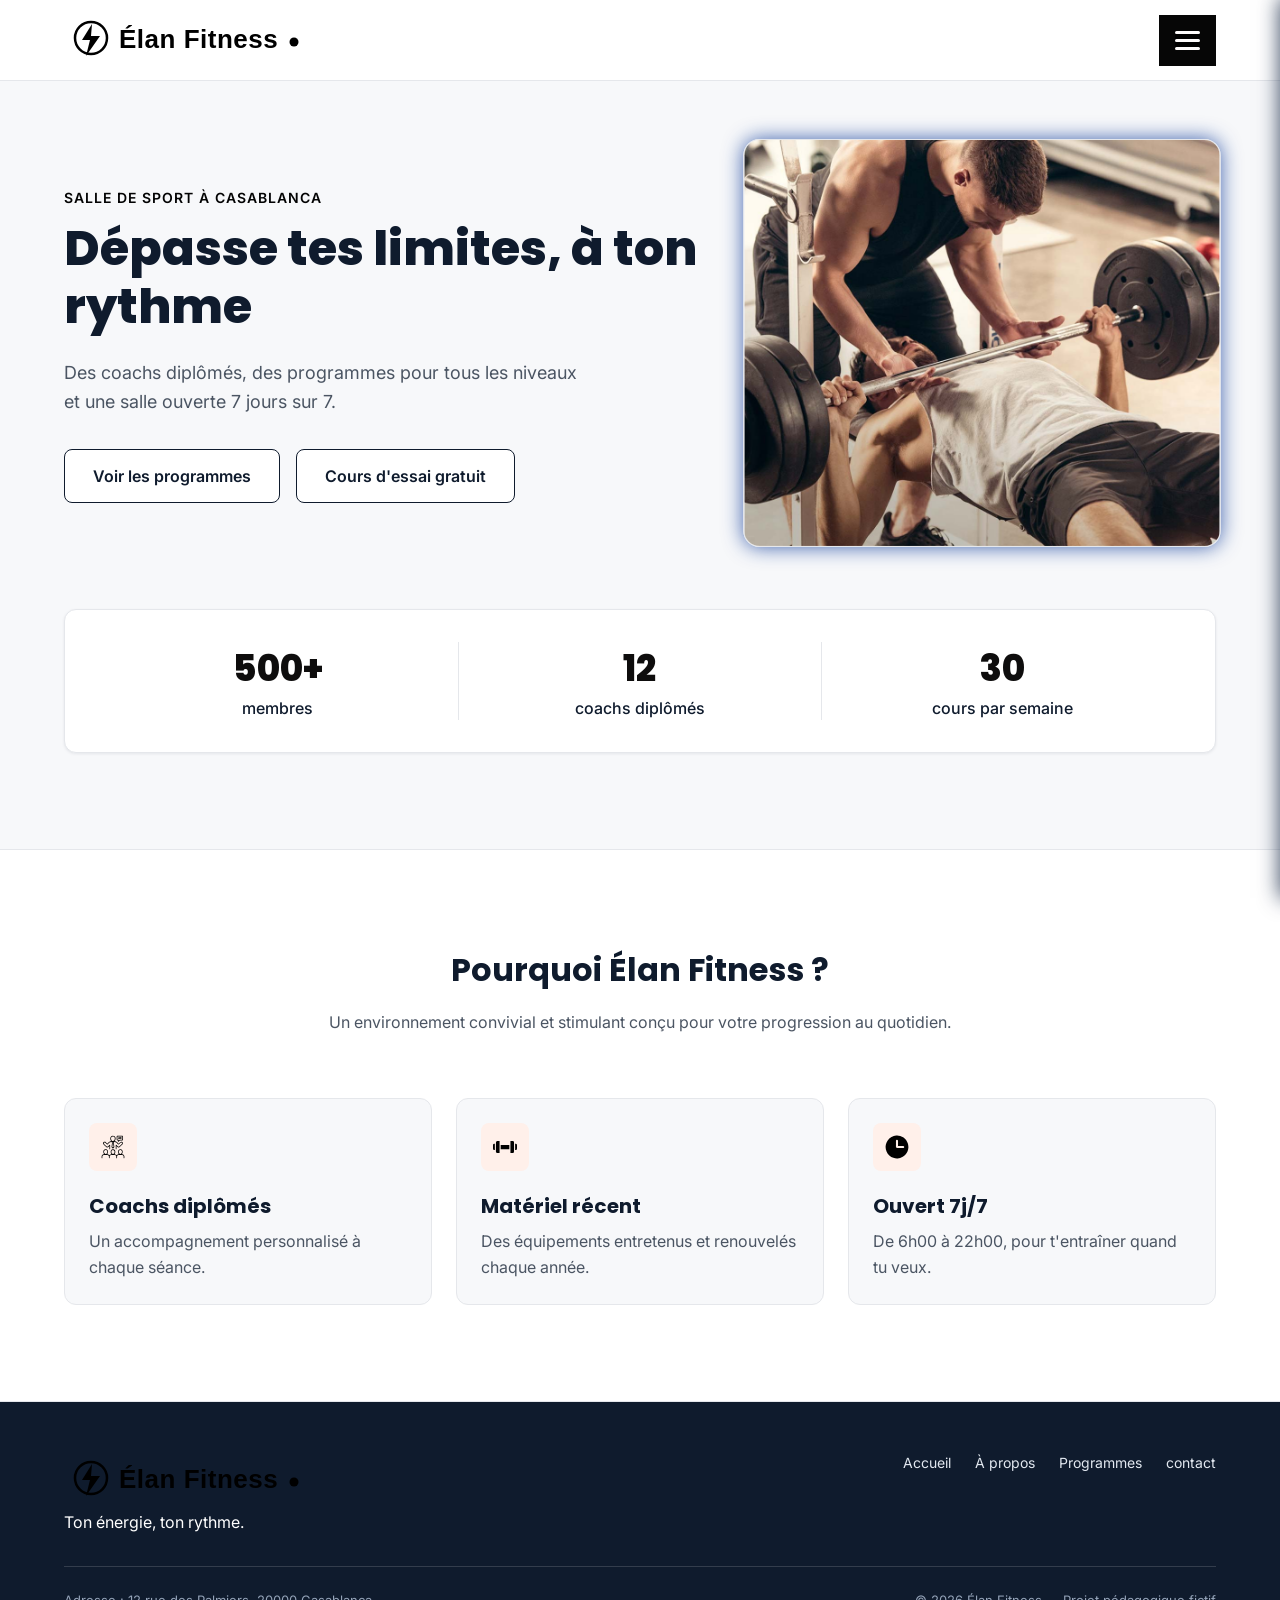
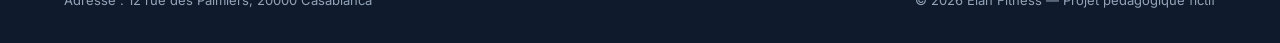
<file: index.html>
<!DOCTYPE html>
<html lang="fr">
<head>
  <meta charset="UTF-8">
  <meta name="viewport" content="width=device-width, initial-scale=1.0">
  <meta name="description" content="Élan Fitness, salle de sport à Casablanca : musculation, yoga, cardio et boxe fitness avec des coachs diplômés. Réservez votre cours d'essai gratuit.">
  <title>Élan Fitness | Salle de sport à Casablanca</title>
  <link rel="icon" href="img/logo.svg">

  <link rel="preconnect" href="https://fonts.googleapis.com">
  <link rel="preconnect" href="https://fonts.gstatic.com" crossorigin>
  <link href="https://fonts.googleapis.com/css2?family=Inter:wght@400;500;600&family=Poppins:wght@600;700;800&display=swap" rel="stylesheet">

  <link rel="stylesheet" href="style.css">
</head>

<body>


  <header class="en-tete">
    <div class="conteneur en-tete-contenu">
      <a target = "#accueil" href ="index.html" class="logo-link">
      <img src="img/logo.svg">
      
      

          <nav  class="navbar">
  

   <ul class="nav-menu">
    <li><a target="_blank" href="index.html">Accueil</a></li>
    <li><a target="_blank" href="propos.html">À propos</a></li>
    <li><a target="_blank" href="programmes.html">Programme</a></li>
    <li><a target="_blank" href="contact.html">Contact</a></li>
  </ul>

  <div class="hamburger">
    <span class="bar"></span>
    <span class="bar"></span>
    <span class="bar"></span>
  </div>
</nav>
     
    </div>
  </header>

  <main>

    <section id="accueil" class="hero">
      <div class="conteneur">

        <div class="hero-contenu">
          <div class="hero-texte">
            <p class="sur-titre">Salle de sport à Casablanca</p>
            <h1>Dépasse tes limites, à ton rythme</h1>
            <p class="hero-description">
              Des coachs diplômés, des programmes pour tous les niveaux et une salle ouverte 7 jours sur 7.
            </p>
            <div class="boutons">
              <a target = "#programmes" href ="programmes.html" class="bouton bouton-principal">Voir les programmes</a>
              <a target = "#contact" href ="contact.html" class="bouton bouton-secondaire">Cours d'essai gratuit</a>
            </div>
          </div>

          <img class="hero-image" src="img/hero.jpg" alt="Des personnes s'entraînent dans une salle de sport lumineuse à Casablanca">
        </div>

        <div class="chiffres">
          <div class="chiffre">
            <p class="chiffre-nombre">500+</p>
            <p>membres</p>
          </div>
          <div class="chiffre">
            <p class="chiffre-nombre">12</p>
            <p>coachs diplômés</p>
          </div>
          <div class="chiffre">
            <p class="chiffre-nombre">30</p>
            <p>cours par semaine</p>
          </div>
        </div>

      </div>
    </section>

    <section class="section section-blanche">
      <div class="conteneur">

        <div class="section-titre">
          <h2>Pourquoi Élan Fitness ?</h2>
          <p>Un environnement convivial et stimulant conçu pour votre progression au quotidien.</p>
        </div>

        <div class="cartes">
          <article class="carte carte-avantage">
            <div class="icone"><img src="img/icone-coach.svg" alt=""></div>
            <h3>Coachs diplômés</h3>
            <p>Un accompagnement personnalisé à chaque séance.</p>
          </article>

          <article class="carte carte-avantage">
            <div class="icone"><img src="img/icone-materiel.svg" alt=""></div>
            <h3>Matériel récent</h3>
            <p>Des équipements entretenus et renouvelés chaque année.</p>
          </article>

          <article class="carte carte-avantage">
            <div class="icone"><img src="img/icone-horloge.svg" alt=""></div>
            <h3>Ouvert 7j/7</h3>
            <p>De 6h00 à 22h00, pour t'entraîner quand tu veux.</p>
          </article>
        </div>

      </div>
    </section>

  </main>

  <footer class="pied-de-page">
    <div class="conteneur">

      <div class="pied-haut">
        <div>
      
      <p target = "#accueil" href ="index.html" class="logo-link">
      <img src="img/logo.svg" alt="Élan Fitness"class="logo-footer"
          class="slogan">Ton énergie, ton rythme.</p>
        </div>

        <nav aria-label="Navigation du pied de page">
          <ul class="menu menu-pied">
          <li><a target = "#accueil" href ="index.html" >Accueil</a></li>
          <li><a target = "#a-propos" href ="propos.html" >À propos</a></li>
          <li><a target = "#programmes" href ="programmes.html" >Programmes</a></li>
          <li><a target = "#contact" href ="contact.html" >contact</a></li>
          </ul>
        </nav>
      </div>

      <div class="pied-bas">
        <p>Adresse : 12 rue des Palmiers, 20000 Casablanca</p>
        <p>&copy; 2026 Élan Fitness — Projet pédagogique fictif</p>
      </div>

    </div>
  </footer>
  <script>
const hamburger = document.querySelector(".hamburger");
const navMenu = document.querySelector(".nav-menu");

hamburger.addEventListener("click", () => {
  hamburger.classList.toggle("active");
  navMenu.classList.toggle("active");
});

document.querySelectorAll(".nav-menu a").forEach(link => {
  link.addEventListener("click", () => {
    hamburger.classList.remove("active");
    navMenu.classList.remove("active");
  });
});
</script>
</body>
</html>
</file>
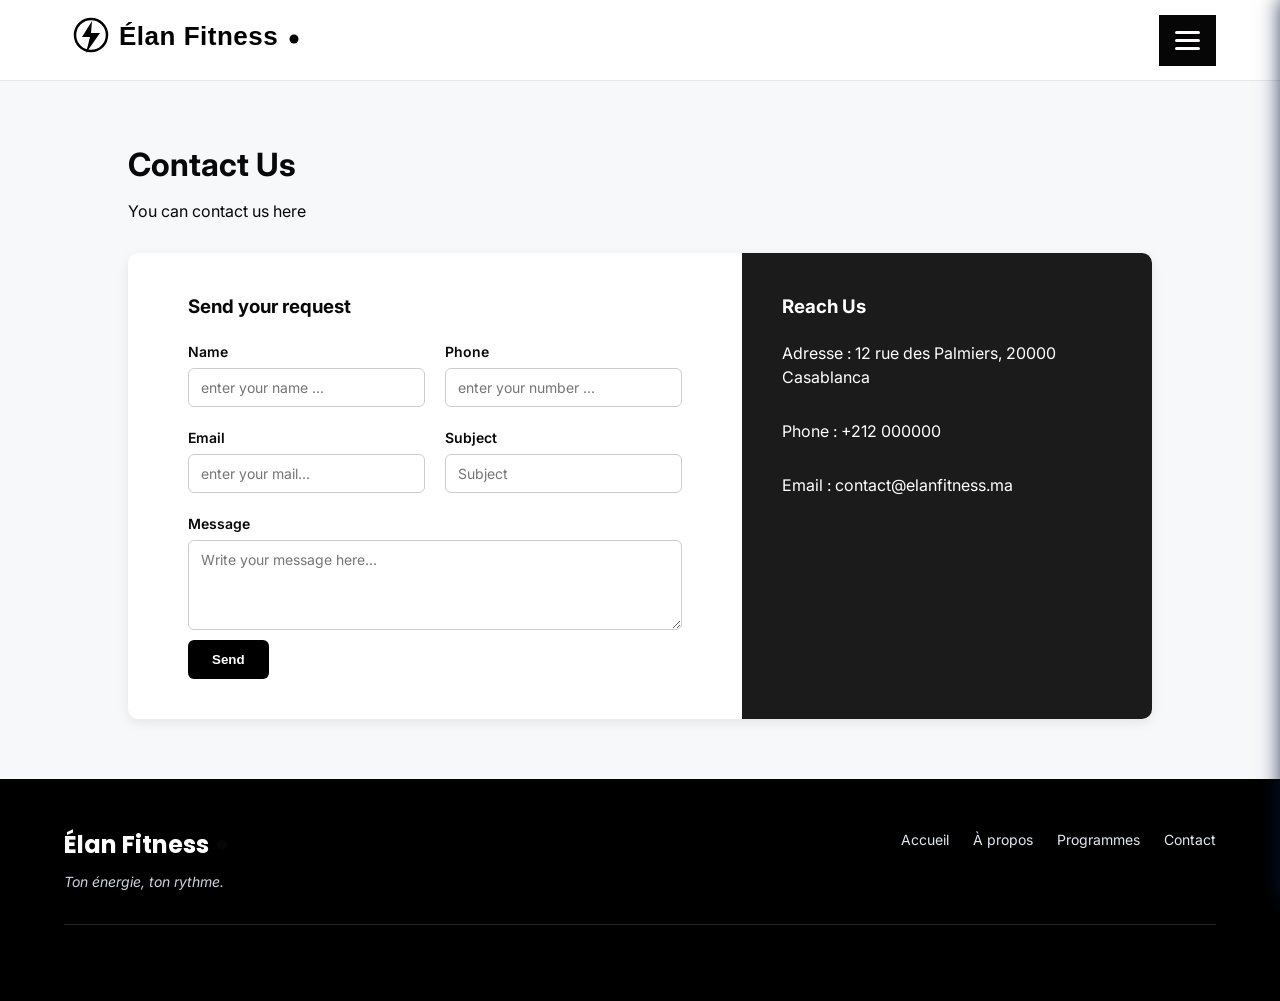
<file: contact.html>
<!DOCTYPE html>
<html lang="fr">
<head>
  <meta charset="UTF-8">
  <meta name="viewport" content="width=device-width, initial-scale=1.0">
  <meta name="description" content="Élan Fitness, salle de sport à Casablanca : musculation, yoga, cardio et boxe fitness avec des coachs diplômés. Réservez votre cours d'essai gratuit.">
  <title>Élan Fitness | Salle de sport à Casablanca</title>
  <link rel="icon" href="img/logo.svg">

  <link rel="preconnect" href="https://fonts.googleapis.com">
  <link rel="preconnect" href="https://fonts.gstatic.com" crossorigin>
  <link href="https://fonts.googleapis.com/css2?family=Inter:wght@400;500;600&family=Poppins:wght@600;700;800&display=swap" rel="stylesheet">

  <link rel="stylesheet" href="cont.css">
</head>

<body>


  <header class="en-tete">
    <div class="conteneur en-tete-contenu">
      <a target = "#accueil" href ="index.html" class="logo-link">
      <img src="img/logo.svg">
      
      

          <nav  class="navbar">
  

   <ul class="nav-menu">
    <li><a target="_blank" href="index.html">Accueil</a></li>
    <li><a target="_blank" href="propos.html">À propos</a></li>
    <li><a target="_blank" href="programmes.html">Programme</a></li>
    <li><a target="_blank" href="contact.html">Contact</a></li>
  </ul>

  <div class="hamburger">
    <span class="bar"></span>
    <span class="bar"></span>
    <span class="bar"></span>
  </div>
</nav>
     
    </div>
  </header>


  <main class="container"> 
    <h1>Contact Us</h1>
    <p>You can contact us here</p>

    <div class="contact-box">
   
      <div class="contact-left">
        <h3>Send your request</h3>
        <form>
          <div class="input-row">
            <div class="input-group">
              <label for="name">Name</label>
              <input type="text" id="name" placeholder="enter your name ...">
            </div>
            <div class="input-group">
              <label for="phone">Phone</label>
              <input type="text" id="phone" placeholder="enter your number ...">
            </div>
          </div>

          <div class="input-row">
            <div class="input-group">
              <label for="email">Email</label>
              <input type="email" id="email" placeholder="enter your mail...">
            </div>
            <div class="input-group">
              <label for="subject">Subject</label>
              <input type="text" id="subject" placeholder="Subject">
            </div>
          </div>

          <div class="input-group">
            <label for="message">Message</label>
            <textarea id="message" rows="4" placeholder="Write your message here..."></textarea>
          </div>

          <button type="submit" class="btn-send">Send</button>
        </form>
      </div>

     
      <div class="contact-right">
        <h3>Reach Us</h3>
        <p>Adresse : 12 rue des Palmiers, 20000 Casablanca</p>
        <p>Phone : +212 000000</p>
        <p>Email : contact@elanfitness.ma</p>
      </div>
    </div>
  </main>

  <footer class="pied-de-page">
    <div class="conteneur">
      <div class="pied-haut">
        <div>
          <p class="logo logo-clair">Élan Fitness</p>
          <p class="slogan">Ton énergie, ton rythme.</p>
        </div>
        <nav aria-label="Navigation du pied de page">
          <ul class="menu menu-pied">
            <li><a href="index.html">Accueil</a></li>
            <li><a href="propos.html">À propos</a></li>
            <li><a href="programmes.html">Programmes</a></li>
            <li><a href="contact.html">Contact</a></li>
          </ul>
        </nav>
      </div>
      <div class="pied-bas">
        <p>Adresse : 12 rue des Palmiers, 20000 Casablanca</p>
        <p>&copy; 2026 Élan Fitness — Projet pédagogique fictif</p>
      </div>
    </div>
  </footer>

    <script>
const hamburger = document.querySelector(".hamburger");
const navMenu = document.querySelector(".nav-menu");

hamburger.addEventListener("click", () => {
  hamburger.classList.toggle("active");
  navMenu.classList.toggle("active");
});

document.querySelectorAll(".nav-menu a").forEach(link => {
  link.addEventListener("click", () => {
    hamburger.classList.remove("active");
    navMenu.classList.remove("active");
  });
});
</script>

</body>
</html>
</file>
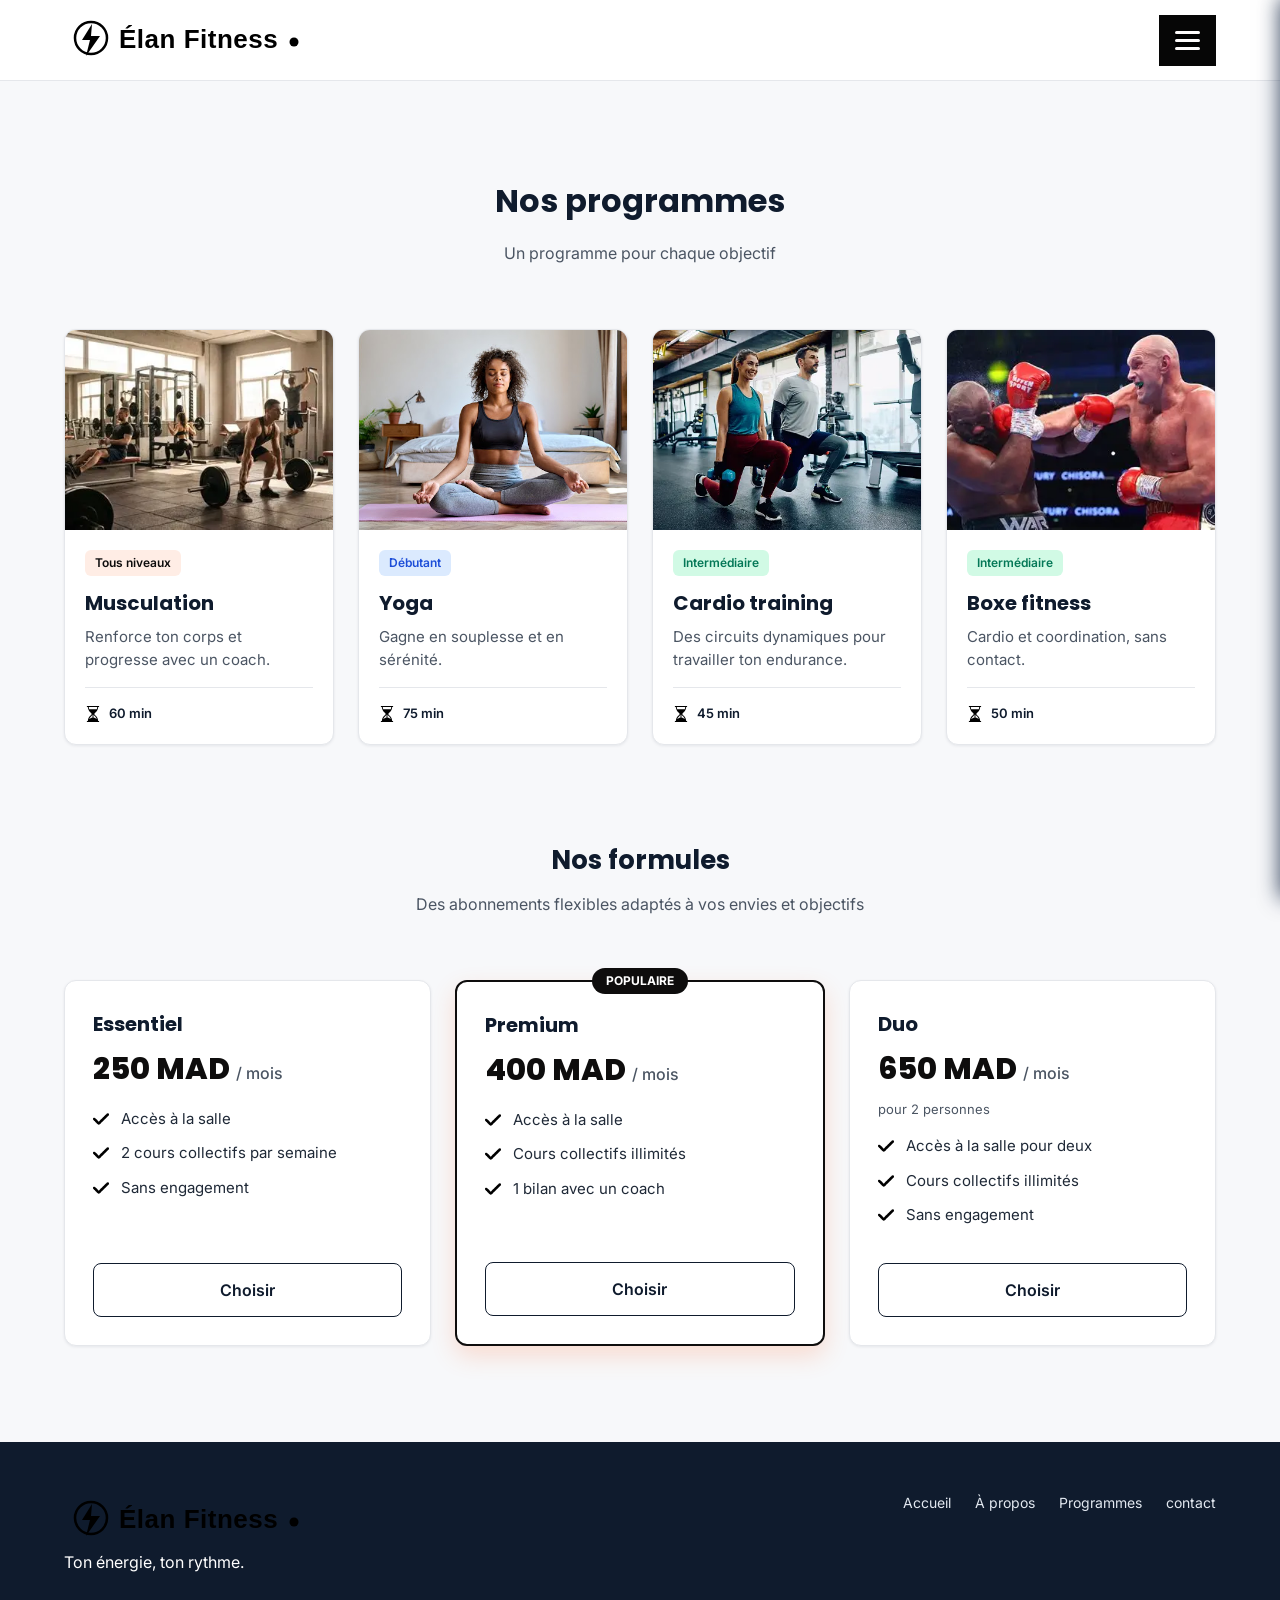
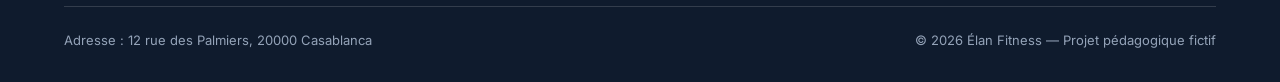
<file: programmes.html>
<!DOCTYPE html>
<html lang="fr">
<head>
  <meta charset="UTF-8">
  <meta name="viewport" content="width=device-width, initial-scale=1.0">
  <meta name="description" content="Élan Fitness, salle de sport à Casablanca : musculation, yoga, cardio et boxe fitness avec des coachs diplômés. Réservez votre cours d'essai gratuit.">
  <title>Élan Fitness | Salle de sport à Casablanca</title>
  <link rel="icon" href="img/logo.svg">

  <link rel="preconnect" href="https://fonts.googleapis.com">
  <link rel="preconnect" href="https://fonts.gstatic.com" crossorigin>
  <link href="https://fonts.googleapis.com/css2?family=Inter:wght@400;500;600&family=Poppins:wght@600;700;800&display=swap" rel="stylesheet">

  <link rel="stylesheet" href="style.css">
</head>

<body>


  <header class="en-tete">
    <div class="conteneur en-tete-contenu">
      <a target = "#accueil" href ="index.html" class="logo-link">
      <img src="img/logo.svg">
      
      

          <nav  class="navbar">
  

 <ul class="nav-menu">
    <li><a target="_blank" href="index.html">Accueil</a></li>
    <li><a target="_blank" href="propos.html">À propos</a></li>
    <li><a target="_blank" href="programmes.html">Programme</a></li>
    <li><a target="_blank" href="contact.html">Contact</a></li>
  </ul>

  <div class="hamburger">
    <span class="bar"></span>
    <span class="bar"></span>
    <span class="bar"></span>
  </div>
</nav>
     
    </div>
  </header>

  <main>

<section id="programmes" class="section">
      <div class="conteneur">

        <div class="section-titre">
          <h2>Nos programmes</h2>
          <p>Un programme pour chaque objectif</p>
        </div>

        <div class="cartes">

          <article class="carte carte-programme">
            <img src="img/musculation.jpg" alt="Une sportive soulève des haltères dans l'espace musculation">
            <div class="programme-corps">
              <span class="etiquette etiquette-orange">Tous niveaux</span>
              <h3>Musculation</h3>
              <p>Renforce ton corps et progresse avec un coach.</p>
              <p class="duree"><img src="img/icone-duree.svg" alt="">60 min</p>
            </div>
          </article>

          <article class="carte carte-programme">
            <img src="img/yoga.jpg" alt="Un groupe pratique le yoga sur des tapis dans une salle lumineuse">
            <div class="programme-corps">
              <span class="etiquette etiquette-bleue">Débutant</span>
              <h3>Yoga</h3>
              <p>Gagne en souplesse et en sérénité.</p>
              <p class="duree"><img src="img/icone-duree.svg" alt="">75 min</p>
            </div>
          </article>

          <article class="carte carte-programme">
            <img src="img/cardio.jpg" alt="Des sportifs suivent un circuit de cardio training avec des kettlebells">
            <div class="programme-corps">
              <span class="etiquette etiquette-verte">Intermédiaire</span>
              <h3>Cardio training</h3>
              <p>Des circuits dynamiques pour travailler ton endurance.</p>
              <p class="duree"><img src="img/icone-duree.svg" alt="">45 min</p>
            </div>
          </article>

          <article class="carte carte-programme">
            <img src="img/boxe.jpg" alt="Une sportive frappe un sac de frappe pendant un cours de boxe fitness">
            <div class="programme-corps">
              <span class="etiquette etiquette-verte">Intermédiaire</span>
              <h3>Boxe fitness</h3>
              <p>Cardio et coordination, sans contact.</p>
              <p class="duree"><img src="img/icone-duree.svg" alt="">50 min</p>
            </div>
          </article>

        </div>

        <div class="formules">

          <div class="section-titre">
            <h3>Nos formules</h3>
            <p>Des abonnements flexibles adaptés à vos envies et objectifs</p>
          </div>

          <div class="cartes">

            <article class="carte formule">
              <h4>Essentiel</h4>
              <p class="prix">250 MAD <span>/ mois</span></p>
              <ul class="formule-liste">
                <li>Accès à la salle</li>
                <li>2 cours collectifs par semaine</li>
                <li>Sans engagement</li>
              </ul>
              <a href="#contact" class="bouton bouton-secondaire">Choisir</a>
            </article>

            <article class="carte formule formule-populaire">
              <p class="badge-populaire">Populaire</p>
              <h4>Premium</h4>
              <p class="prix">400 MAD <span>/ mois</span></p>
              <ul class="formule-liste">
                <li>Accès à la salle</li>
                <li>Cours collectifs illimités</li>
                <li>1 bilan avec un coach</li>
              </ul>
              <a href="#contact" class="bouton bouton-principal">Choisir</a>
            </article>

            <article class="carte formule">
              <h4>Duo</h4>
              <p class="prix">650 MAD <span>/ mois</span></p>
              <p class="prix-note">pour 2 personnes</p>
              <ul class="formule-liste">
                <li>Accès à la salle pour deux</li>
                <li>Cours collectifs illimités</li>
                <li>Sans engagement</li>
              </ul>
              <a href="#contact" class="bouton bouton-secondaire">Choisir</a>
            </article>

          </div>
        </div>

      </div>
    </section>

      <footer class="pied-de-page">
    <div class="conteneur">

      <div class="pied-haut">
        <div>
         <p target = "#accueil" href ="index.html" class="logo-link">
      <img src="img/logo.svg" alt="Élan Fitness"class="logo-footer"
          class="slogan">Ton énergie, ton rythme.</p>
        </div>

        <nav aria-label="Navigation du pied de page">
          <ul class="menu menu-pied">
             <li><a target = "#accueil" href ="index.html" >Accueil</a></li>
          <li><a target = "#a-propos" href ="propos.html" >À propos</a></li>
          <li><a target = "#programmes" href ="programmes.html" >Programmes</a></li>
          <li><a target = "#contact" href ="contact.html" >contact</a></li>
          </ul>
        </nav>
      </div>

      <div class="pied-bas">
        <p>Adresse : 12 rue des Palmiers, 20000 Casablanca</p>
        <p>&copy; 2026 Élan Fitness — Projet pédagogique fictif</p>
      </div>

    </div>
  </footer>
  <script>
const hamburger = document.querySelector(".hamburger");
const navMenu = document.querySelector(".nav-menu");

hamburger.addEventListener("click", () => {
  hamburger.classList.toggle("active");
  navMenu.classList.toggle("active");
});

document.querySelectorAll(".nav-menu a").forEach(link => {
  link.addEventListener("click", () => {
    hamburger.classList.remove("active");
    navMenu.classList.remove("active");
  });
});
</script>
</body>
</html>
</file>
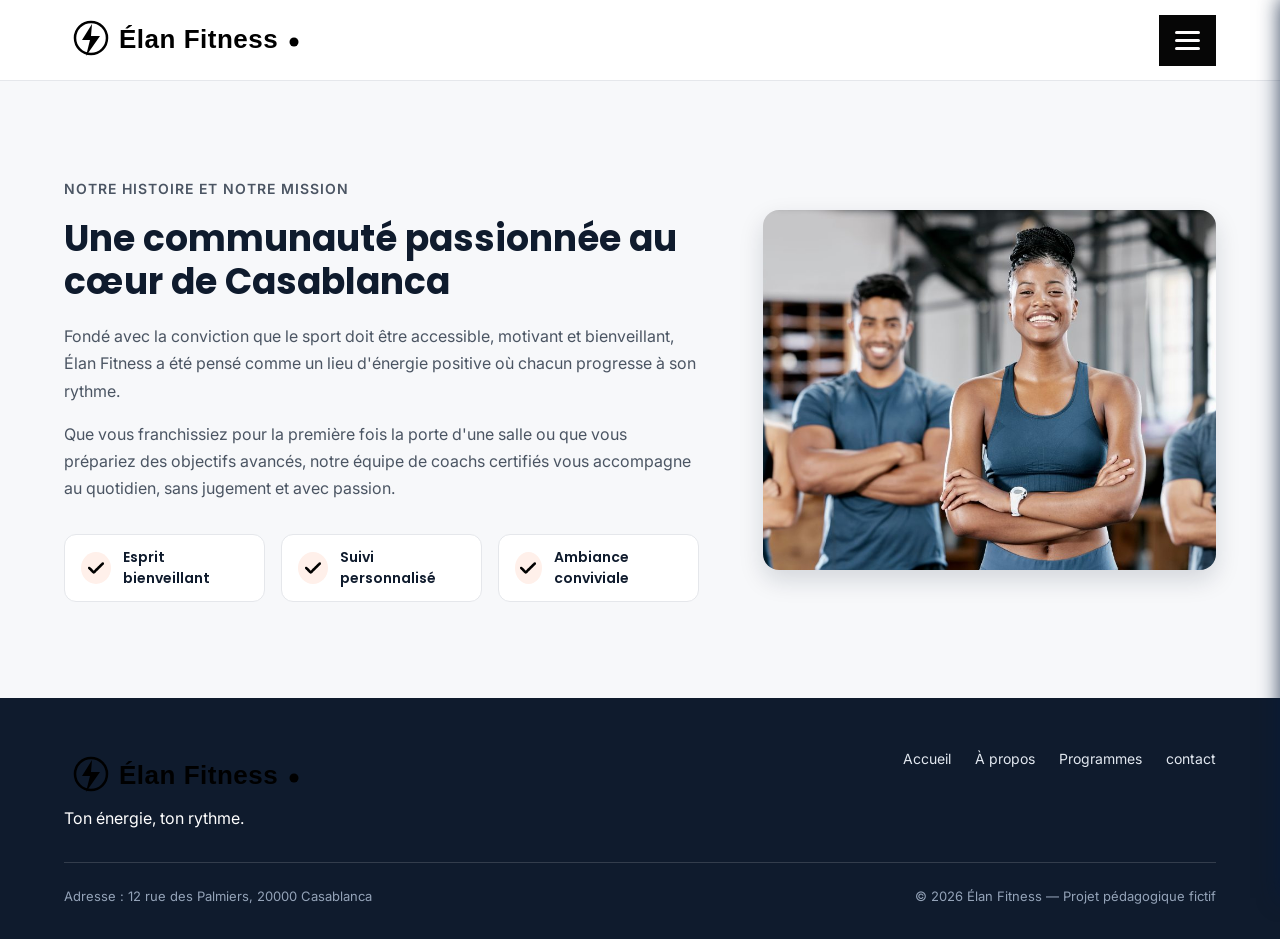
<file: propos.html>
<!DOCTYPE html>
<html lang="fr">
<head>
  <meta charset="UTF-8">
  <meta name="viewport" content="width=device-width, initial-scale=1">
  <meta name="description" content="Élan Fitness, salle de sport à Casablanca : musculation, yoga, cardio et boxe fitness avec des coachs diplômés. Réservez votre cours d'essai gratuit.">
  <title>Élan Fitness | Salle de sport à Casablanca</title>

  <link rel="preconnect" href="https://fonts.googleapis.com">
  <link rel="preconnect" href="https://fonts.gstatic.com" crossorigin>
  <link href="https://fonts.googleapis.com/css2?family=Inter:wght@400;500;600&family=Poppins:wght@600;700;800&display=swap" rel="stylesheet">

  <link rel="stylesheet" href="style.css">
</head>
<body>

    <header class="en-tete">
    <div class="conteneur en-tete-contenu">
      <a target = "#accueil" href ="index.html" class="logo-link">
      <img src="img/logo.svg">
      
      

          <nav  class="navbar">
  

  <ul class="nav-menu">
    <li><a target="_blank" href="index.html">Accueil</a></li>
    <li><a target="_blank" href="propos.html">À propos</a></li>
    <li><a target="_blank" href="programmes.html">Programme</a></li>
    <li><a target="_blank" href="contact.html">Contact</a></li>
  </ul>

  <div class="hamburger">
    <span class="bar"></span>
    <span class="bar"></span>
    <span class="bar"></span>
  </div>
</nav>
     
    </div>
  </header>


  <main>
<section id="a-propos" class="section">
      <div class="conteneur apropos-contenu">

        <div class="apropos-texte">
          <p class="sur-titre">Notre histoire et notre mission</p>
          <h2>Une communauté passionnée au cœur de Casablanca</h2>
          <p>
            Fondé avec la conviction que le sport doit être accessible, motivant et bienveillant,
            Élan Fitness a été pensé comme un lieu d'énergie positive où chacun progresse à son rythme.
          </p>
          <p>
            Que vous franchissiez pour la première fois la porte d'une salle ou que vous prépariez des
            objectifs avancés, notre équipe de coachs certifiés vous accompagne au quotidien, sans
            jugement et avec passion.
          </p>

          <ul class="valeurs">
            <li class="valeur">
              <div class="icone icone-petite"><img src="img/icone-check.svg" alt=""></div>
              <span>Esprit bienveillant</span>
            </li>
            <li class="valeur">
              <div class="icone icone-petite"><img src="img/icone-check.svg" alt=""></div>
              <span>Suivi personnalisé</span>
            </li>
            <li class="valeur">
              <div class="icone icone-petite"><img src="img/icone-check.svg" alt=""></div>
              <span>Ambiance conviviale</span>
            </li>
          </ul>
        </div>

        <img class="apropos-image" src="img/equipe.jpg" alt="L'équipe de coachs d'Élan Fitness réunie dans la salle">

      </div>
    </section>

      <footer class="pied-de-page">
    <div class="conteneur">

      <div class="pied-haut">
        <div>
           <p target = "#accueil" href ="index.html" class="logo-link">
      <img src="img/logo.svg" alt="Élan Fitness"class="logo-footer"
          class="slogan">Ton énergie, ton rythme.</p>
        
        </div>

        <nav aria-label="Navigation du pied de page">
          <ul class="menu menu-pied">
           <li><a target = "#accueil" href ="index.html" >Accueil</a></li>
          <li><a target = "#a-propos" href ="propos.html" >À propos</a></li>
          <li><a target = "#programmes" href ="programmes.html" >Programmes</a></li>
          <li><a target = "#contact" href ="contact.html" >contact</a></li>
          </ul>
        </nav>
      </div>

      <div class="pied-bas">
        <p>Adresse : 12 rue des Palmiers, 20000 Casablanca</p>
        <p>&copy; 2026 Élan Fitness — Projet pédagogique fictif</p>
      </div>

    </div>
  </footer>
  <script>
const hamburger = document.querySelector(".hamburger");
const navMenu = document.querySelector(".nav-menu");

hamburger.addEventListener("click", () => {
  hamburger.classList.toggle("active");
  navMenu.classList.toggle("active");
});

document.querySelectorAll(".nav-menu a").forEach(link => {
  link.addEventListener("click", () => {
    hamburger.classList.remove("active");
    navMenu.classList.remove("active");
  });
});
</script>
</body>
</html>
</file>
<file: style.css>
* {
  box-sizing: border-box;
  margin: 0;
  padding: 0;
}

html {
  scroll-behavior: smooth;
}

body {
  font-family: 'Inter', Arial, sans-serif;
  font-size: 16px;
  line-height: 1.5;
  color: #1F2937;
  background-color: #F7F8FA;
}

h1, h2, h3, h4 {
  font-family: 'Poppins', Arial, sans-serif;
  color: #0F1B2D;
}

a {
  color: inherit;
  text-decoration: none;
}

ul {
  list-style: none;
}

img {
  display: block;
  max-width: 100%;
}

a:focus-visible,
button:focus-visible {
  outline: 3px solid #0b0b0b;
  outline-offset: 2px;
}

.conteneur {
  width: 100%;
  max-width: 1200px;
  margin: 0 auto;
  padding: 0 24px;
}

.section {
  padding: 96px 0;
}

.section-blanche {
  background-color: #FFFFFF;
  border-top: 1px solid #E5E7EB;
  border-bottom: 1px solid #E5E7EB;
}

.section-titre {
  max-width: 640px;
  margin: 0 auto 64px;
  text-align: center;
}

.section-titre h2 {
  font-size: 32px;
  margin-bottom: 16px;
}

.section-titre h3 {
  font-size: 26px;
  margin-bottom: 12px;
}

.section-titre p {
  color: #4B5563;
}

.sur-titre {
  font-size: 14px;
  font-weight: 600;
  color: #030303;
  text-transform: uppercase;
  letter-spacing: 1px;
  margin-bottom: 12px;
}

.bouton {
  display: inline-block;
  padding: 14px 28px;
  border-radius: 8px;
  font-size: 16px;
  font-weight: 600;
  text-align: center;
  cursor: pointer;
  transition: 150ms ease;
  
}

.bouton-principal {
  background-color: #FFFFFF;
  border: 1px solid #0F1B2D;
  color: #0F1B2D;


}

.bouton-principal:hover {
  box-shadow: 0 0 20px rgba(8, 26, 58, 0.8);
  transform: translateY(-2px);
  background-color: #171616;
  color: #ffffff;
  
}

.bouton-secondaire {
  background-color: #FFFFFF;
  border: 1px solid #0F1B2D;
  color: #0F1B2D;
}

.bouton-secondaire:hover {
  box-shadow: 0 0 20px rgba(8, 26, 58, 0.8);
  transform: translateY(-2px);
  background-color: #171616;
  color: #ffffff;
}

.cartes {
  display: flex;
  gap: 24px;
}

.carte {
  flex: 1;
  background-color: #FFFFFF;
  border: 1px solid #E5E7EB;
  border-radius: 12px;
  box-shadow: 0 1px 3px rgba(15, 27, 45, 0.08);
}
.carte:hover {
  scale: 1.02;
  box-shadow: 0 0 20px rgba(12, 58, 152, 0.8);
  transform: translateY(-2px);
}

.icone {
  width: 48px;
  height: 48px;
  background-color: #FFF0EA;
  border-radius: 8px;
  display: flex;
  align-items: center;
  justify-content: center;
}

.icone img {
  width: 24px;
  height: 24px;
}

.icone-petite {
  width: 32px;
  height: 32px;
  border-radius: 50%;
}

.icone-petite img {
  width: 16px;
  height: 16px;
}

.en-tete {
  position: sticky;
  top: 0;
  z-index: 10;
  background-color: #FFFFFF;
  border-bottom: 1px solid #E5E7EB;
}

.en-tete-contenu {
  height: 80px;
  display: flex;
  align-items: center;
  justify-content: space-between;
}

.logo {
  display: flex;
  align-items: center;
  font-family: 'Poppins', Arial, sans-serif;
  font-size: 24px;
  font-weight: 700;
  color: #0F1B2D;
}

.logo::after {
  content: "";
  width: 10px;
  height: 10px;
  margin-left: 8px;
  background-color: #000000;
  border-radius: 50%;
}

.menu {
  display: flex;
  gap: 32px;
}

.menu a {
  font-weight: 500;
  padding-bottom: 4px;
  border-bottom: 2px solid transparent;
}

.menu a:hover {
  color: #0e0d0d;
}

.menu .lien-actif {
  color: #0e0d0d;
  font-weight: 600;
  border-bottom-color: #0e0d0d;
}

.hero {
  padding: 64px 0 96px;
}

.hero-contenu {
  display: flex;
  align-items: center;
  gap: 32px;
}

.hero-texte {
  flex: 7;
}

.hero-texte h1 {
  font-size: 48px;
  font-weight: 800;
  line-height: 1.2;
  margin-bottom: 24px;
}

.hero-description {
  max-width: 520px;
  font-size: 18px;
  line-height: 1.6;
  color: #4B5563;
  margin-bottom: 32px;
}

.boutons {
  display: flex;
  flex-wrap: wrap;
  gap: 16px;
}

.hero-image {
  flex: 5;
  min-width: 0;
  height: 400px;
  object-fit: cover;
  border-radius: 16px;
  border: 1px solid #E5E7EB;
  box-shadow: 0 10px 25px rgba(15, 27, 45, 0.15);
}
.hero-image {
  scale: 1.02;
  box-shadow: 0 0 20px rgba(12, 58, 152, 0.8);
  transform: translateY(-2px);
}

.chiffres {
  display: flex;
  margin-top: 64px;
  padding: 32px;
  background-color: #FFFFFF;
  border: 1px solid #E5E7EB;
  border-radius: 12px;
  box-shadow: 0 1px 3px rgba(15, 27, 45, 0.08);
}
.chiffres:hover {
  scale: 1.05;
  box-shadow: 0 1px 3px rgba(15, 27, 45, 0.08);
}

.chiffre {
  flex: 1;
  text-align: center;
  font-weight: 500;
  color: #0F1B2D;
}

.chiffre + .chiffre {
  border-left: 1px solid #E5E7EB;
}

.chiffre-nombre {
  font-family: 'Poppins', Arial, sans-serif;
  font-size: 36px;
  font-weight: 800;
  color: #0e0d0d;
}

.carte-avantage {
  padding: 24px;
  background-color: #F7F8FA;
  box-shadow: none;
}

.carte-avantage .icone {
  margin-bottom: 20px;
}

.carte-avantage h3 {
  font-size: 20px;
  margin-bottom: 8px;
}

.carte-avantage p {
  color: #4B5563;
  line-height: 1.6;
}

.apropos-contenu {
  display: flex;
  align-items: center;
  gap: 64px;
}

.apropos-texte {
  flex: 7;
}

.apropos-texte h2 {
  font-size: 36px;
  line-height: 1.2;
  margin-bottom: 20px;
}

.apropos-texte p {
  color: #4B5563;
  line-height: 1.7;
  margin-bottom: 16px;
}

.valeurs {
  display: flex;
  gap: 16px;
  margin-top: 32px;
}

.valeur {
  flex: 1;
  display: flex;
  align-items: center;
  gap: 12px;
  padding: 12px 16px;
  background-color: #FFFFFF;
  border: 1px solid #E5E7EB;
  border-radius: 12px;
  font-family: 'Poppins', Arial, sans-serif;
  font-size: 14px;
  font-weight: 600;
  color: #0F1B2D;
}
.valeur:hover {
scale: 1.15;
box-shadow: 0 0 20px rgba(13, 58, 136, 0.8);
  transform: translateY(-2px);

}

.apropos-image {
  flex: 5;
  min-width: 0;
  height: 360px;
  object-fit: cover;
  border-radius: 16px;
  box-shadow: 0 10px 25px rgba(15, 27, 45, 0.15);
}
.apropos-image:hover {
  scale: 1.02;
  box-shadow: 0 0 20px rgba(12, 58, 152, 0.8);
  transform: translateY(-2px);

}

.carte-programme {
  display: flex;
  flex-direction: column;
  overflow: hidden;
}


.carte-programme > img {
  width: 100%;
  height: 200px;
  object-fit: cover;
}

.programme-corps {
  flex: 1;
  display: flex;
  flex-direction: column;
  padding: 20px;
}

.programme-corps h3 {
  font-size: 20px;
  margin-bottom: 8px;
}

.programme-corps p {
  font-size: 15px;
  color: #4B5563;
}

.etiquette {
  align-self: flex-start;
  padding: 4px 10px;
  margin-bottom: 12px;
  border-radius: 6px;
  font-size: 12px;
  font-weight: 600;
}

.etiquette-orange {
  background-color: #FFEDE5;
  color: #0e0d0d;
}

.etiquette-bleue {
  background-color: #DBEAFE;
  color: #1D4ED8;
}

.etiquette-verte {
  background-color: #D1FAE5;
  color: #047857;
}


.programme-corps .duree {
  display: flex;
  align-items: center;
  gap: 8px;
  margin-top: auto;
  padding-top: 16px;
  border-top: 1px solid #E5E7EB;
  font-size: 13px;
  font-weight: 600;
  color: #0F1B2D;
}

.programme-corps h3 + p {
  margin-bottom: 16px;
}

.duree img {
  width: 16px;
  height: 16px;
}

.formules {
  margin-top: 96px;
}

.formule {
  position: relative;
  display: flex;
  flex-direction: column;
  padding: 28px;
}

.formule h4 {
  font-size: 20px;
}

.prix {
  margin: 8px 0 16px;
  font-family: 'Poppins', Arial, sans-serif;
  font-size: 30px;
  font-weight: 800;
  color: #0e0d0d;
}

.prix span {
  font-family: 'Inter', Arial, sans-serif;
  font-size: 16px;
  font-weight: 500;
  color: #4B5563;
}

.prix-note {
  margin: -8px 0 16px;
  font-size: 13px;
  color: #4B5563;
}

.formule-liste {
  flex: 1;
  margin-bottom: 24px;
}

.formule-liste li {
  padding-left: 28px;
  margin-bottom: 12px;
  font-size: 15px;
  background-image: url('img/icone-check.svg');
  background-repeat: no-repeat;
  background-position: left center;
  background-size: 16px;
}

.formule .bouton {
  display: block;
}

.formule-populaire {
  border: 2px solid #0e0d0d;
  box-shadow: 0 10px 25px rgba(255, 107, 44, 0.2);
}

.badge-populaire {
  position: absolute;
  top: -14px;
  left: 50%;
  transform: translateX(-50%);
  padding: 4px 14px;
  background-color: #0e0d0d;
  border-radius: 999px;
  font-size: 12px;
  font-weight: 700;
  text-transform: uppercase;
  color: #FFFFFF;
}

.pied-de-page {
  padding: 48px 0 32px;
  background-color: #0F1B2D;
  color: #FFFFFF;
}

.pied-haut {
  display: flex;
  justify-content: space-between;
  align-items: flex-start;
  padding-bottom: 32px;
  border-bottom: 1px solid rgba(255, 255, 255, 0.15);
}

.logo-clair {
  color: #FFFFFF;
}

.slogan {
  margin-top: 8px;
  font-size: 14px;
  font-style: italic;
  color: #CBD5E1;
}

.menu-pied {
  gap: 24px;
}

.menu-pied a {
  font-size: 14px;
  font-weight: 400;
  color: #E2E8F0;
}

.pied-bas {
  display: flex;
  justify-content: space-between;
  margin-top: 24px;
  font-size: 13px;
  color: #94A3B8;
}

@media (max-width: 1023px) {
  .hero-contenu,
  .apropos-contenu,
  .cartes,
  .valeurs {
    flex-direction: column;
    gap: 24px;
  }

  .chiffres {
    flex-direction: column;
    gap: 16px;
  }

  .chiffre + .chiffre {
    border-left: none;
    border-top: 1px solid #E5E7EB;
    padding-top: 16px;
  }

  .pied-haut,
  .pied-bas {
    flex-direction: column;
    align-items: center;
    text-align: center;
    gap: 16px;
  }

  .en-tete-contenu {
    height: auto !important;
    padding: 14px 20px;
    flex-direction: column;
    gap: 12px;
  }

  .menu {
    flex-wrap: wrap;
    justify-content: center;
    gap: 10px 16px; /* Fixed '16xp' syntax error */
  }
}


@media (max-width: 767px) {
  .container {
    width: 90%;
  }

  .contact-box {
    flex-direction: column;
  }

  .contact-left, 
  .contact-right {
    width: 100%;
  }
}

* {
  box-sizing: border-box;
  margin: 0;
  padding: 0;
}

.navbar {
  display: flex;
  justify-content: space-between;
  align-items: center;
  padding: 1rem 1rem;
  background-color: #060606;
  position: relative;

}

.logo {
  color: #fff;
  font-size: 1.5rem;
  font-weight: bold;
}

.hamburger {
  display: flex;
  flex-direction: column;
  gap: 5px;
  cursor: pointer;
  z-index: 100;
  background-color: #000000;
}

.bar {
  width: 25px;
  height: 3px;
  background-color: rgb(253, 251, 251);
  border-radius: 2px;
  transition: 0.3s;
  
}

.nav-menu {
  position: fixed;
  top: 0;
  right: -300px;
  width: 300px;
  height: 100vh;
  background-color: #000000;
  display: flex;
  flex-direction: column;
  align-items: center;
  justify-content: center;
  gap: 25px;
  list-style: none;
  transition: 0.3s ease-in-out;
  box-shadow: -5px 0 15px rgba(91, 88, 88, 0.5);
  z-index: 99;
  box-shadow: 0 0 20px rgba(8, 26, 58, 0.8);
  transform: translateY(-2px);
}

.nav-menu.active {
  right: 0;
}

.nav-menu a {
  color: white;
  text-decoration: none;
  font-size: 1.2rem;
  transition: 0.2s;
}

.nav-menu a:hover {
  color: #00adb5;
}

.hamburger.active .bar:nth-child(2) {
  opacity: 0;
}

.hamburger.active .bar:nth-child(1) {
  transform: translateY(8px) rotate(45deg);
}

.hamburger.active .bar:nth-child(3) {
  transform: translateY(-8px) rotate(-45deg);
}
</file>
<file: cont.css>
* {
  box-sizing: border-box;
  margin: 0;
  padding: 0;
}

html {
  scroll-behavior: smooth;
}

body {
  font-family: 'Inter', Arial, sans-serif;
  font-size: 16px;
  line-height: 1.5;
  color: #080808;
  background-color: #F7F8FA;
}

a {
  color: inherit;
  text-decoration: none;
}

ul {
  list-style: none;
}

.conteneur {
  width: 100%;
  max-width: 1200px;
  margin: 0 auto;
  padding: 0 24px;
}

/* Header */
.en-tete {
  position: sticky;
  top: 0;
  z-index: 10;
  background-color: #FFFFFF;
  border-bottom: 1px solid #E5E7EB;
}

.en-tete-contenu {
  height: 80px;
  display: flex;
  align-items: center;
  justify-content: space-between;
}

.logo {
  display: flex;
  align-items: center;
  font-family: 'Poppins', Arial, sans-serif;
  font-size: 24px;
  font-weight: 700;
  color: #030303;
}

.logo::after {
  content: "";
  width: 10px;
  height: 10px;
  margin-left: 8px;
  background-color: #060606;
  border-radius: 50%;
}

.menu {
  display: flex;
  gap: 32px;
}

.menu a {
  font-weight: 500;
  padding-bottom: 4px;
  border-bottom: 2px solid transparent;
}

.menu a:hover {
  color: #030303;
}

.menu .lien-actif {
  color: #000000;
  font-weight: 600;
  border-bottom-color: #030303;
}

.container {
  width: 80%;
  margin: 60px auto;
}

h1 {
  margin-bottom: 10px; 
}

.container p {
  margin-bottom: 30px;
}

.contact-box {
  background: #fff;
  display: flex;
  border-radius: 10px;
  overflow: hidden;
  box-shadow: 0 4px 12px rgba(0, 0, 0, 0.08);
}

.contact-left {
  flex-basis: 60%;
  padding: 40px 60px;
}

.contact-right {
  flex-basis: 40%;
  padding: 40px;
  background: #1b1b1b;
  color: #fff;
}

.contact-left h3, .contact-right h3 {
  margin-bottom: 20px;
}

.input-row {
  display: flex;
  gap: 20px;
  margin-bottom: 20px;
}

.input-group {
  flex: 1;
  display: flex;
  flex-direction: column;
}

.input-group label {
  font-weight: 600;
  margin-bottom: 6px;
  font-size: 14px;
}

.input-group input, 
.input-group textarea {
  width: 100%;
  padding: 10px 12px;
  border: 1px solid #ccc;
  border-radius: 6px;
  font-family: inherit;
  font-size: 14px;
}

.btn-send {
  background-color: #000000;
  color: #FFFFFF;
  border: none;
  padding: 12px 24px;
  border-radius: 6px;
  font-weight: 600;
  cursor: pointer;
  margin-top: 10px;
}

.btn-send:hover {
  background-color: #0b0b0b;
  scale: 1.02;
  box-shadow: 0 0 20px rgba(1, 10, 27, 0.8);
  transform: translateY(-2px);
}

.pied-de-page {
  padding: 48px 0 32px;
  background-color: #000000;
  color: #FFFFFF;
}

.pied-haut {
  display: flex;
  justify-content: space-between;
  align-items: flex-start;
  padding-bottom: 32px;
  border-bottom: 1px solid rgba(255, 255, 255, 0.15);
}

.logo-clair {
  color: #FFFFFF;
}

.slogan {
  margin-top: 8px;
  font-size: 14px;
  font-style: italic;
  color: #CBD5E1;
}

.menu-pied {
  gap: 24px;
}

.menu-pied a {
  font-size: 14px;
  font-weight: 400;
  color: #E2E8F0;
}

.pied-bas {
  display: flex;
  justify-content: space-between;
  margin-top: 24px;
  font-size: 13px;
  color: #000000;
}

@media (max-width: 1023px) {
  .hero-contenu,
  .apropos-contenu,
  .cartes,
  .valeurs {
    flex-direction: column;
    gap: 24px;
  }

  .chiffres {
    flex-direction: column;
    gap: 16px;
  }

  .chiffre + .chiffre {
    border-left: none;
    border-top: 1px solid #E5E7EB;
    padding-top: 16px;
  }

  .pied-haut,
  .pied-bas {
    flex-direction: column;
    align-items: center;
    text-align: center;
    gap: 16px;
  }

  .en-tete-contenu {
    height: auto !important;
    padding: 14px 20px;
    flex-direction: column;
    gap: 12px;
  }

  .menu {
    flex-wrap: wrap;
    justify-content: center;
    gap: 10px 16px; /* Fixed '16xp' syntax error */
  }
}


@media (max-width: 767px) {
  .container {
    width: 90%;
  }

  .contact-box {
    flex-direction: column;
  }

  .contact-left, 
  .contact-right {
    width: 100%;
  }
}
* {
  box-sizing: border-box;
  margin: 0;
  padding: 0;
}

.navbar {
  display: flex;
  justify-content: space-between;
  align-items: center;
  padding: 1rem 1rem;
  background-color: #060606;
  position: relative;

}

.logo {
  color: #fff;
  font-size: 1.5rem;
  font-weight: bold;
}

.hamburger {
  display: flex;
  flex-direction: column;
  gap: 5px;
  cursor: pointer;
  z-index: 100;
  background-color: #000000;
}

.bar {
  width: 25px;
  height: 3px;
  background-color: rgb(253, 251, 251);
  border-radius: 2px;
  transition: 0.3s;
  
}

.nav-menu {
  position: fixed;
  top: 0;
  right: -300px;
  width: 300px;
  height: 100vh;
  background-color: #000000;
  display: flex;
  flex-direction: column;
  align-items: center;
  justify-content: center;
  gap: 25px;
  list-style: none;
  transition: 0.3s ease-in-out;
  box-shadow: -5px 0 15px rgba(91, 88, 88, 0.5);
  z-index: 99;
  box-shadow: 0 0 20px rgba(8, 26, 58, 0.8);
  transform: translateY(-2px);
}

.nav-menu.active {
  right: 0;
}

.nav-menu a {
  color: white;
  text-decoration: none;
  font-size: 1.2rem;
  transition: 0.2s;
}

.nav-menu a:hover {
  color: #00adb5;
}

.hamburger.active .bar:nth-child(2) {
  opacity: 0;
}

.hamburger.active .bar:nth-child(1) {
  transform: translateY(8px) rotate(45deg);
}

.hamburger.active .bar:nth-child(3) {
  transform: translateY(-8px) rotate(-45deg);
}
</file>
